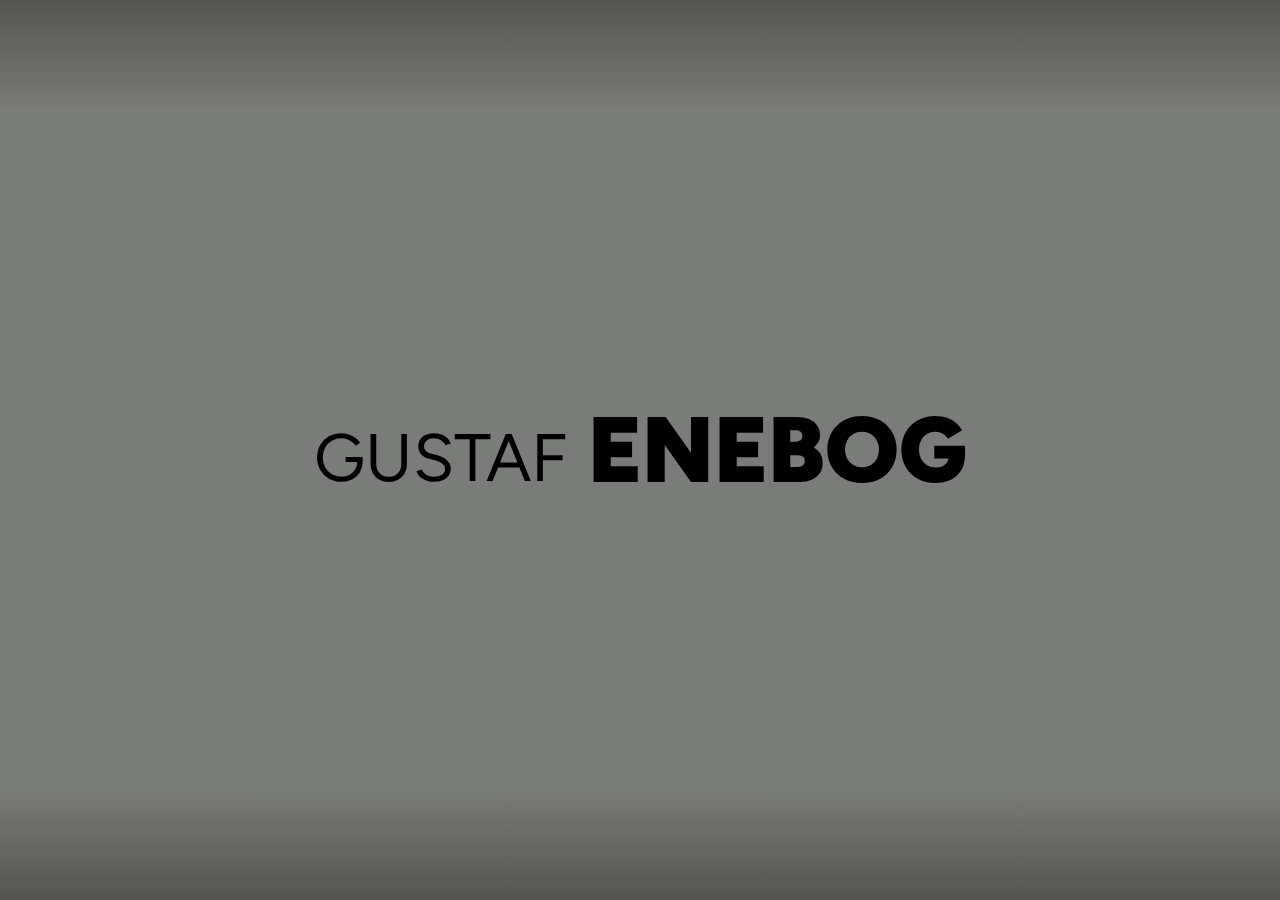
<file: index.html>
<!DOCTYPE html>
<html lang="en">

<head>
    <meta charset="UTF-8">
    <meta name="viewport" content="width=device-width, initial-scale=1.0">
    <title>Gustaf Enebog</title>
    <link href="https://fonts.googleapis.com/css2?family=Figtree:wght@400;600;900&family=Montserrat:wght@400;600;900&display=swap" rel="stylesheet"> 
    <link rel="stylesheet" href="assets/css/styles.css">
</head>

<body>

    <!-- Top links (GitHub & LinkedIn) -->
    <div class="top-links">
        <a href="https://github.com/GustafEnebog?tab=repositories" target="_blank">GitHub</a>
        <a href="http://www.linkedin.com/in/gustaf-enebog/" target="_blank">LinkedIn</a>
    </div>

    <!-- Main title (GUSTAF ENEBOG) -->
    <div class="main-title-container">
        <div class="main-title">GUSTAF</div>
        <div class="sub-title">ENEBOG</div>
    </div>

    <!-- Bottom links (subpages) with custom classes for slide direction -->
    <div class="bottom-links">
        <a href="pages/fullstack.html" class="slide-left">Full-stack Software Developer</a>
        <a href="pages/ml.html" class="slide-bottom">Machine Learning Engineer</a>
        <a href="pages/aero.html" class="slide-right">Aeronautical Engineer</a>
    </div>


    <script src="script.js" defer></script>
</body>

</html>
</file>
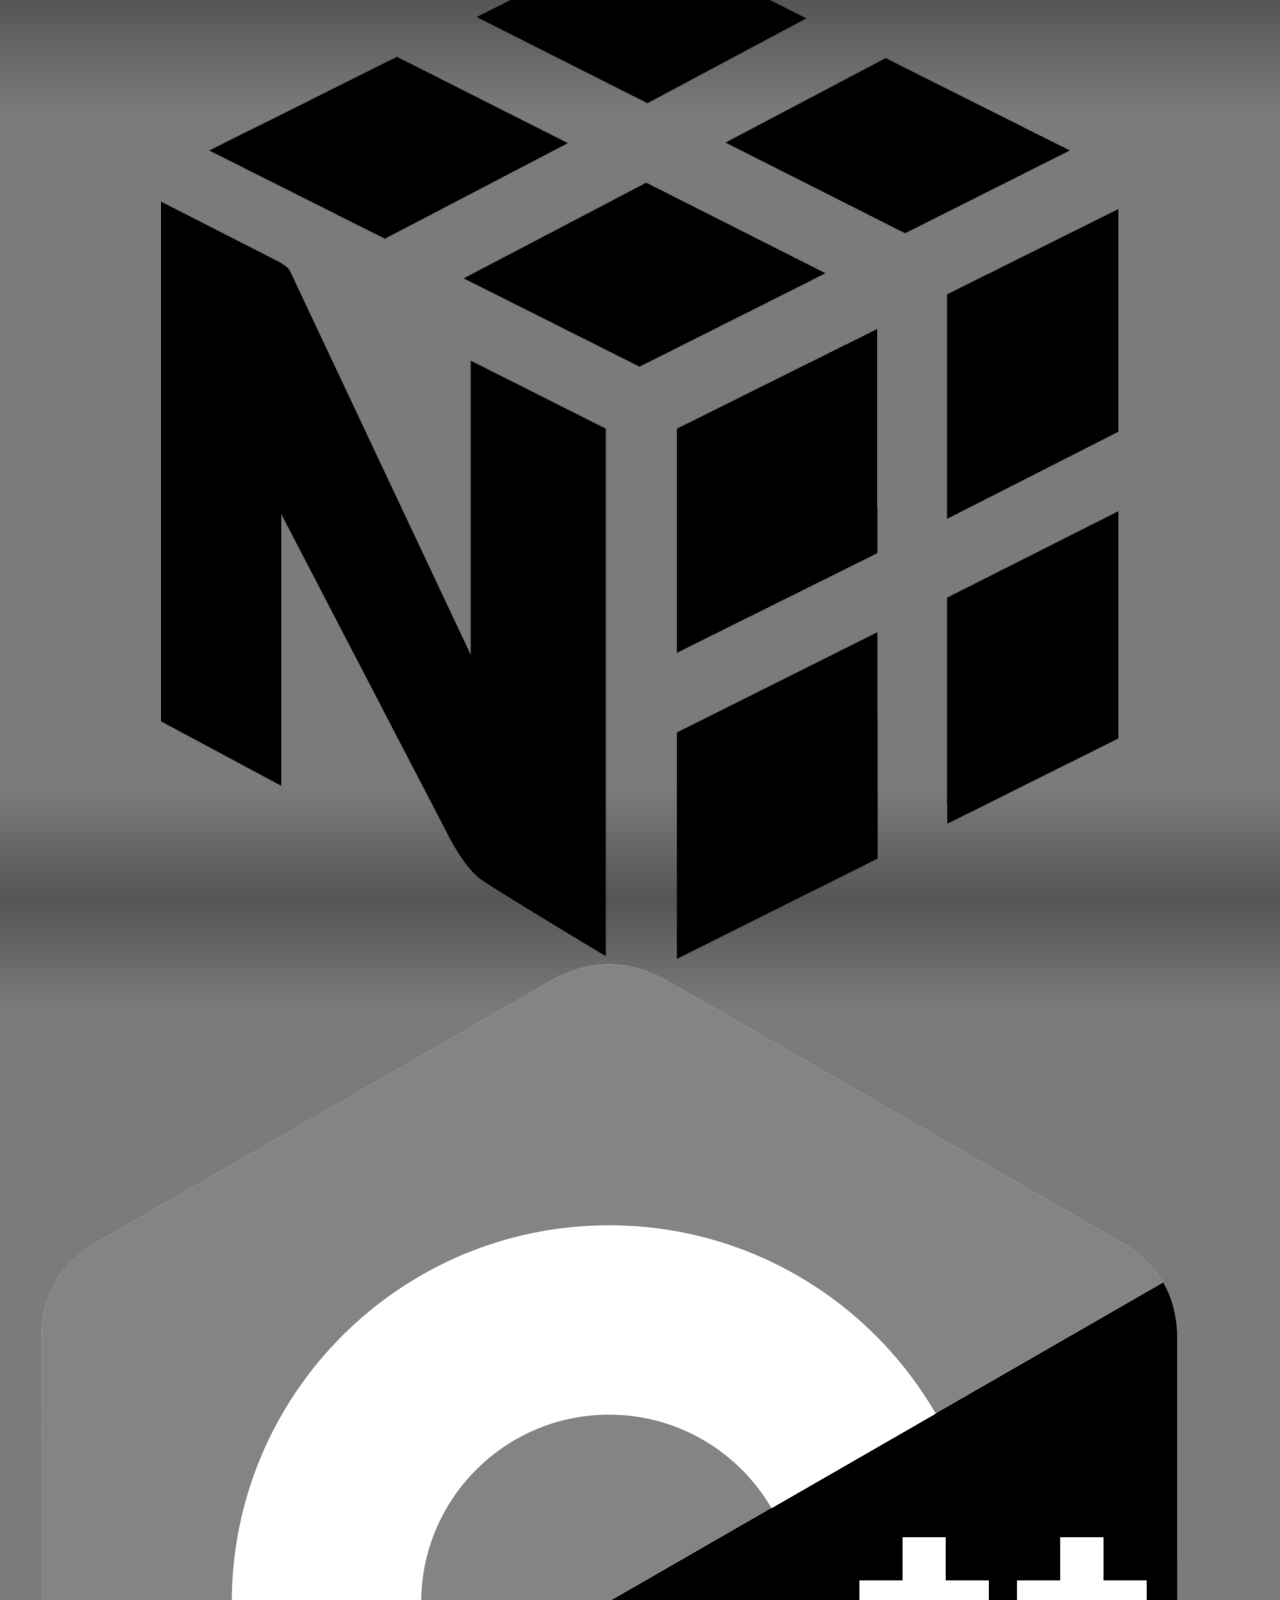
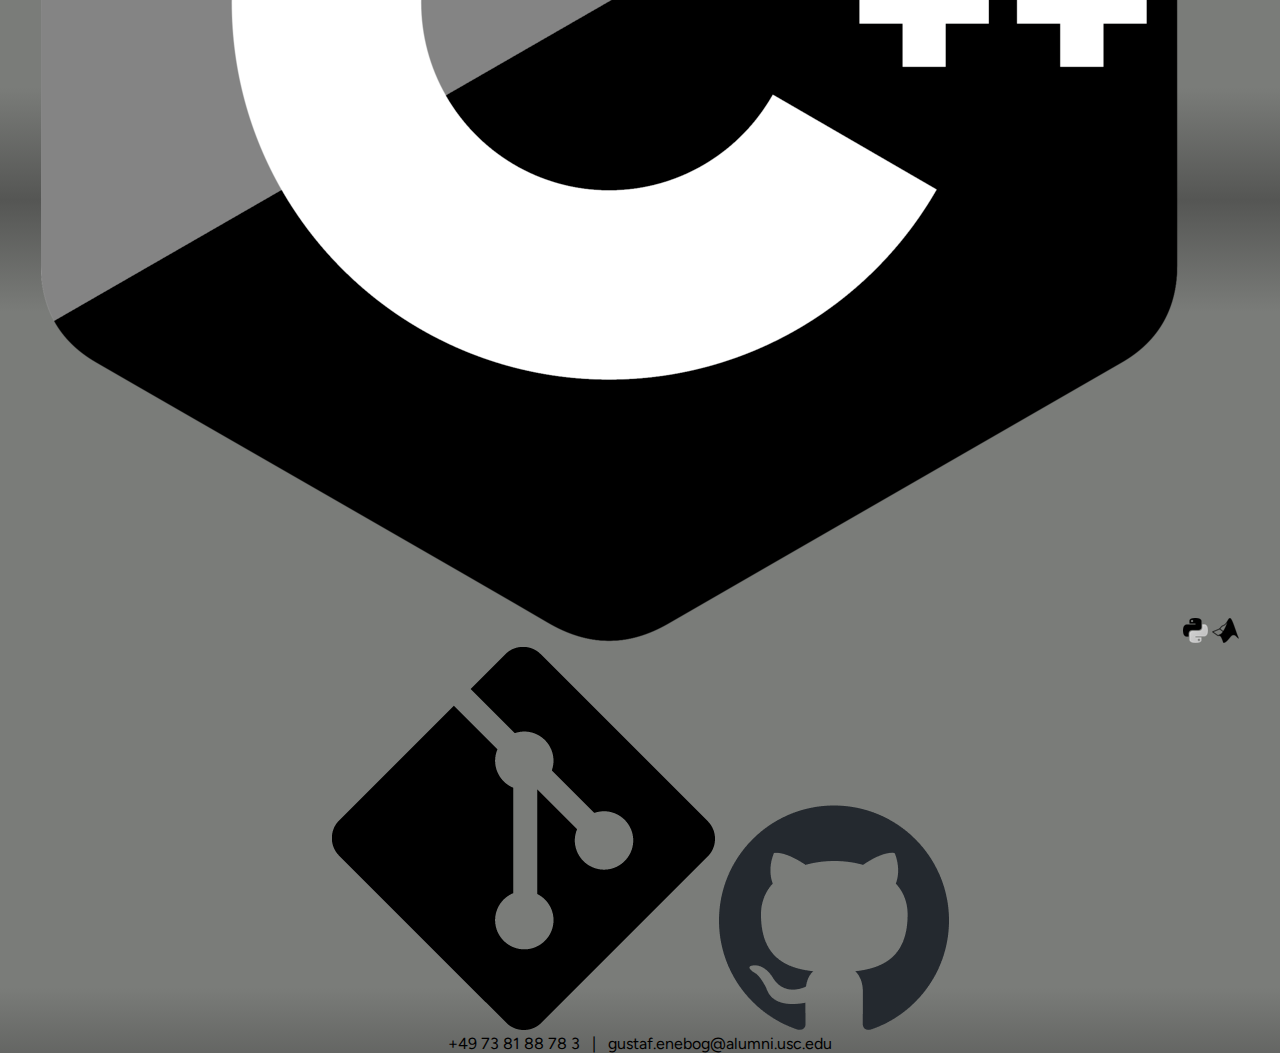
<file: pages/aero-OLD.html>
<!DOCTYPE html>
<html lang="en">

<head>
    <meta charset="UTF-8">
    <meta name="viewport" content="width=device-width, initial-scale=1.0">
    <title>Aerospace Engineer</title>
    <link
        href="https://fonts.googleapis.com/css2?family=Figtree:wght@300;400;600;900&family=Montserrat:wght@300;400;600;900&display=swap"
        rel="stylesheet">
    <link rel="stylesheet" href="../assets/css/styles.css">
    <link href="https://cdnjs.cloudflare.com/ajax/libs/font-awesome/6.0.0-beta3/css/all.min.css" rel="stylesheet">
    <!-- Favicon for contact.html (cyan) -->
    <link rel="icon" type="image/png" sizes="32x32" href="../favicons/favicon-blue-32x32.png">
    <link rel="icon" type="image/png" sizes="16x16" href="../favicons/favicon-blue-16x16.png">
    <link rel="apple-touch-icon" sizes="180x180" href="../favicons/favicon-blue-180x180.png">
    <link rel="icon" type="image/png" sizes="192x192" href="../favicons/favicon-blue-192x192.png">
    <link rel="icon" type="image/png" sizes="512x512" href="../favicons/favicon-blue-512x512.png">
</head>

<body class="sub-page aero-page">

    <!-- Back Arrow -->
    <div class="back-arrow">
        <a href="../index.html"><i class="fas fa-arrow-left"></i></a>
    </div>


    <!-- Top links (GitHub & LinkedIn) -->
    <div class="top-links">
        <a href="https://github.com/GustafEnebog?tab=repositories" target="_blank">GitHub</a>
        <a href="http://www.linkedin.com/in/gustaf-enebog/" target="_blank">LinkedIn</a>
    </div>

    <!-- Descriptive Text (with smaller text) -->


    <div class="sub-page-wrapper">
        <picture>
            <source srcset="../assets/images/aerospace-engineer-stack.svg" media="(max-width: 420px)">
            <img class="sub-page-title" src="../assets/images/aerospace-engineer.svg" alt="Responsive image">
        </picture>

        <!-- <object data="assets/images/machine-learning-engineer.svg" type="image/svg+xml"></object>  -->

        <div class="sub-page-description">
            I’m an experienced Aerospace Engineer with a solid track record in both industry
            and academia. My passion lies in Aircraft Conceptual Design and Aerodynamics,
            with a dedicated focus on fixed-wing drones. What sets me apart is a rare
            combination of theoretical knowledge and sharp design intuition combine with
            hands-on experience—taking projects from sketchpad all the way to complete
            composite prototype.

        </div>
        <div class="logo-container">
            <img src="../assets/images/logo-solidworks.png" alt="Logo 10">
            <img src="../assets/images/logo-pandas.png" alt="Logo 2">
            <img src="../assets/images/logo-numpy.png" alt="Logo 3">
            <img src="../assets/images/logo-c.png" alt="Logo 9">
            <img src="../assets/images/logo-python.png" alt="Logo 10">
            <img src="../assets/images/logo-matlab.png" alt="Logo 10">
            <img src="../assets/images/logo-git.png" alt="Logo 11">
            <img src="../assets/images/logo-github.png" alt="Logo 12">
        </div>
    </div>
    </div>

    <!-- Contact Info with smaller text -->
    <div class="contact-info">
        <p class="smaller-text">+49 73 81 88 78 3 &nbsp;&nbsp;|&nbsp;&nbsp; gustaf.enebog@alumni.usc.edu</p>
    </div>

    <script src="../script.js" defer></script>
</body>

</html>
</file>
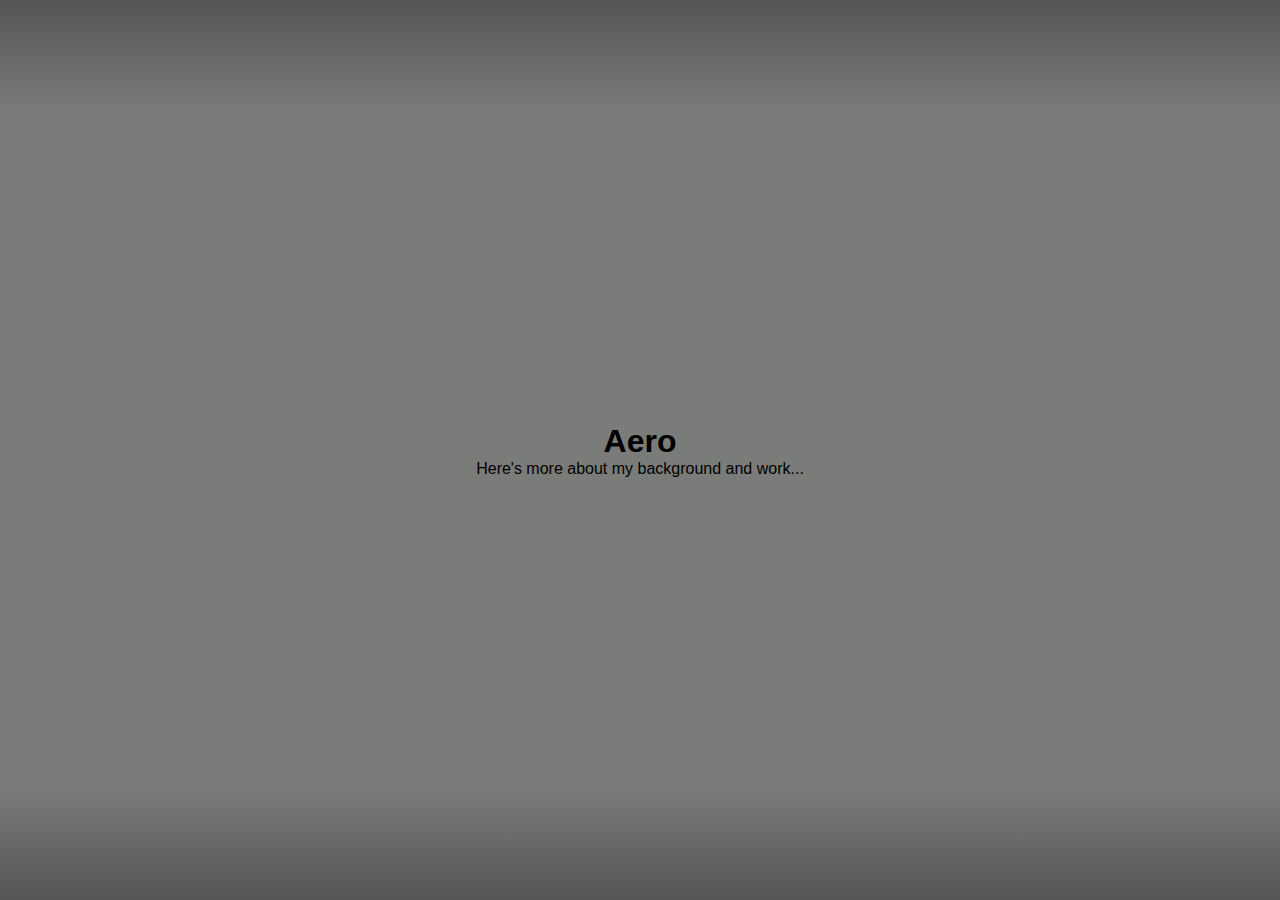
<file: pages/aero.html>
<!DOCTYPE html>
<html lang="en">
<head>
  <meta charset="UTF-8">
  <title>Aero</title>
  <link rel="stylesheet" href="../assets/css/styles.css">
</head>
<body>
  <h1>Aero</h1>
  <p>Here's more about my background and work...</p>
</body>
</html>
</file>
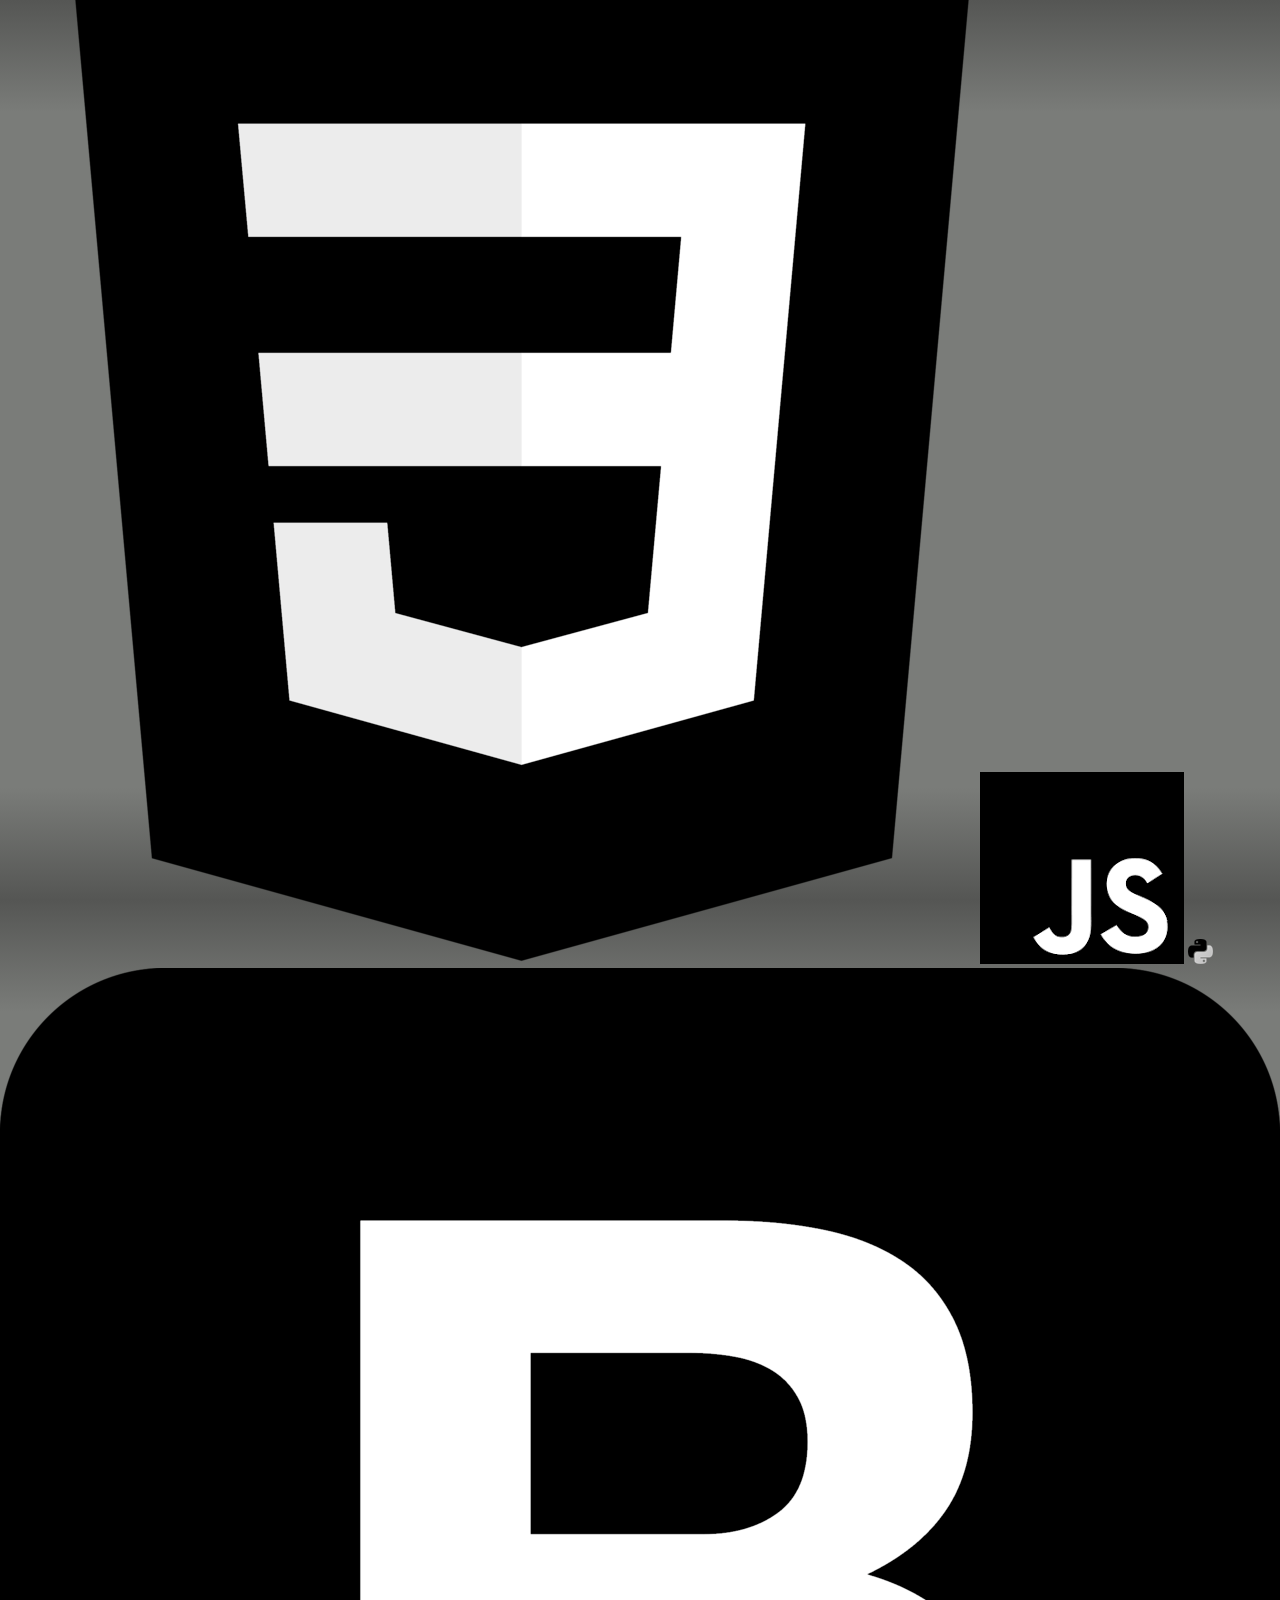
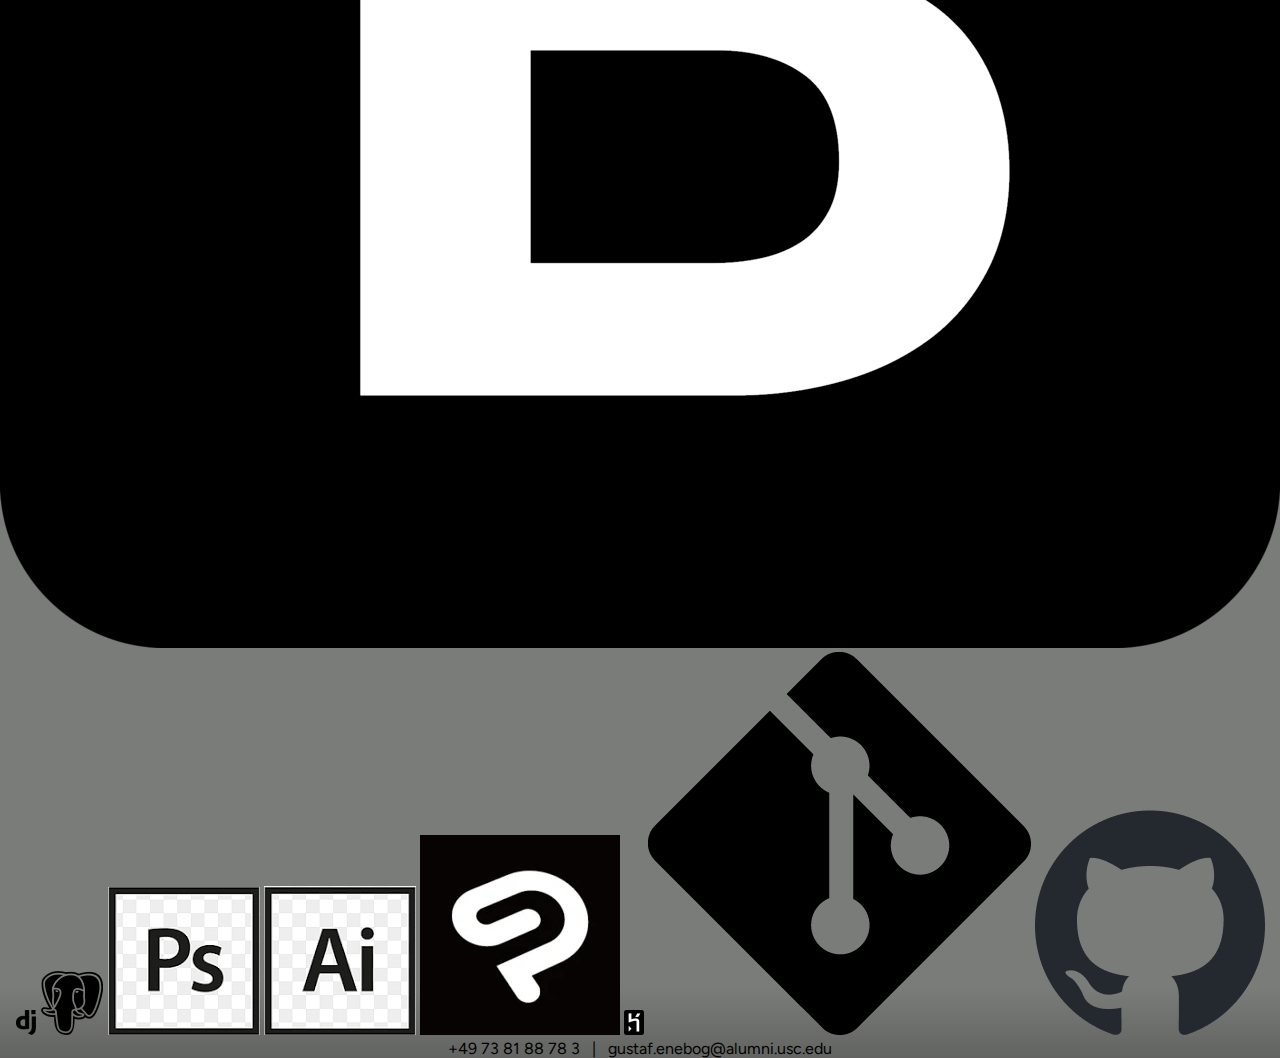
<file: pages/fullstack-OLD.html>
<!DOCTYPE html>
<html lang="en">

<head>
    <meta charset="UTF-8">
    <meta name="viewport" content="width=device-width, initial-scale=1.0">
    <title>Full Stack Software Developer</title>
    <link
        href="https://fonts.googleapis.com/css2?family=Figtree:wght@300;400;600;900&family=Montserrat:wght@300;400;600;900&display=swap"
        rel="stylesheet">
    <link rel="stylesheet" href="../assets/css/styles.css">
    <link href="https://cdnjs.cloudflare.com/ajax/libs/font-awesome/6.0.0-beta3/css/all.min.css" rel="stylesheet">
    <!-- Favicon for engineer.html (pink) -->
    <link rel="icon" type="image/png" sizes="32x32" href="../favicons/favicon-pink-32x32.png">
    <link rel="icon" type="image/png" sizes="16x16" href="../favicons/favicon-pink-16x16.png">
    <link rel="apple-touch-icon" sizes="180x180" href="../favicons/favicon-pink-180x180.png">
    <link rel="icon" type="image/png" sizes="192x192" href="../favicons/favicon-pink-192x192.png">
    <link rel="icon" type="image/png" sizes="512x512" href="../favicons/favicon-pink-512x512.png">
</head>

<body class="sub-page fullstack-page">

    <!-- Back Arrow -->
    <div class="back-arrow">
        <a href="../index.html"><i class="fas fa-arrow-left"></i></a>
    </div>


    <!-- Top links (GitHub & LinkedIn) -->
    <div class="top-links">
        <a href="https://github.com/GustafEnebog?tab=repositories" target="_blank">GitHub</a>
        <a href="http://www.linkedin.com/in/gustaf-enebog/" target="_blank">LinkedIn</a>
    </div>

    <!-- Descriptive Text (with smaller text) -->


    <div class="sub-page-wrapper">
        <picture>
            <source srcset="../assets/images/full-stack-software-developer-stack.svg" media="(max-width: 420px)">
            <img class="" src="../assets/images/full-stack-software-developer.svg" alt="Responsive image">
        </picture>

        <!-- <object data="assets/images/machine-learning-engineer.svg" type="image/svg+xml"></object>  -->
        <div class="sub-page-description">
            If you want to be really good at something  you cannot be good on everything!
            That is why I prefer vanilla code free of unnecessary dependencies and 
            complications so if this is what you want I am your guy! If not I also 
            have friends like Bootstrap! I can do the whole chain from
            ideation and webdesign to final implementation of your web or software.
            Check out my <a href="https://github.com/GustafEnebog?tab=repositories" 
            class="custom-link" target="_blank" rel="noopener noreferrer">repo</a>.
        </div>
        
    </div>
    <div class="logo-container">
        <img src="../assets/images/logo-html5.png" alt="Logo 7">        
        <img src="../assets/images/logo-css.png" alt="Logo 3">
        <img src="../assets/images/logo-js.png" alt="Logo 7">
        <img src="../assets/images/logo-python.png" alt="Logo 6">
        <img src="../assets/images/logo-bootstrap.png" alt="Logo 1">
        <img src="../assets/images/logo-django.png" alt="Logo 4">
        <img src="../assets/images/logo-postgresql.png" alt="Logo 5">
        <img src="../assets/images/logo-photoshop.png" alt="Logo 10">
        <img src="../assets/images/logo.illustrator.png" alt="Logo 10">
        <img src="../assets/images/logo-clip-studio-paint.webp" alt="Logo 2">
        <img src="../assets/images/logo_heroku.png" alt="Logo 9">
        <img src="../assets/images/logo-git.png" alt="Logo 11">
        <img src="../assets/images/logo-github.png" alt="Logo 12">
    </div>
    </div>
    </div>

    <!-- Contact Info with smaller text -->
    <div class="contact-info">
        <p class="smaller-text">+49 73 81 88 78 3 &nbsp;&nbsp;|&nbsp;&nbsp; gustaf.enebog@alumni.usc.edu</p>
    </div>

    <script src="../script.js" defer></script>
</body>

</html>
</file>
<file: assets/css/styles.css>
/* Reset and base styles */
* {
  margin: 0;
  padding: 0;
  box-sizing: border-box;
}

body {
  font-family: 'Figtree', 'Montserrat', sans-serif;
  height: 100vh;
  background: linear-gradient(to bottom, #555654 0%, #7a7c79 12.5%, #7a7c79 87.5%, #555654 100%);
  color: black;
  display: flex;
  flex-direction: column;
  align-items: center;
  justify-content: center;
  text-align: center;
  padding: 20px;
  position: relative;
}

/* TOP LINKS */
.top-links {
  position: absolute;
  top: 15%;
  display: flex;
  gap: 4vw;
  justify-content: center;
  width: 100%;
}

.top-links a {
  text-decoration: none;
  font-size: 1.2rem;
  color: #222;
  transition: color 0.3s ease;
  font-weight: 300;
}

.top-links a:hover {
  font-weight: 600; /* On hover, change to bold */
  color: black; /* Ensure the color remains black */
}

/* MAIN TITLE AREA */
.main-title-wrapper {
  flex-grow: 1;
  display: flex;
  align-items: center;
  justify-content: center;
  width: 100%;
}

/* MAIN TITLE AREA */
.main-title-wrapper {
  flex-grow: 1;
  display: flex;
  align-items: center;
  justify-content: center;
  width: 100%;
}

.main-title-container {
  display: flex;
  align-items: flex-end; /* Align items by their bottom edge */
  justify-content: center;
  gap: 1.3em;
  white-space: nowrap;
  width: clamp(90%, 33vw, 100%);
  text-align: center;
}

.main-title {
  font-size: clamp(2.5rem, 4vw + 1rem, 4.5rem);
  font-weight: 400;
  line-height: 1;
  vertical-align: baseline;
  position: relative;
  top: -0.07em; /* ✅ adjust this value until it aligns visually */
}

.sub-title {
  font-size: clamp(3.5rem, 6vw + 1rem, 6.75rem);
  font-weight: 900;
  line-height: 1;
}

/* BOTTOM LINKS */
.bottom-links {
  position: absolute;
  bottom: 15%;
  display: flex;
  flex-wrap: nowrap;
  justify-content: center;
  column-gap: 7vw;
  row-gap: 1em;
  width: 100%;
  max-width: 90vw;
  text-align: center;
  transition: top 0.3s ease;
}

.bottom-links a {
  font-size: 1.2rem;
  text-decoration: none;
  color: #000;
  opacity: 0;  /* set to 0 and they disappear. this needs to be controlled with js */
  transition: opacity 2s ease, color 0.3s ease;
  white-space: nowrap;
  font-weight: 300;
}

/* --- Shared fade-in setup --- */
.top-links a,
.bottom-links a {
  opacity: 0;
  transition: opacity 1s ease;
}

/* --- When .show class is added --- */
.top-links a.show,
.bottom-links a.show {
  opacity: 1;
}

/* Hover effect for larger glow (kept, no pulse) */
.bottom-links a:hover:nth-child(1) {
  text-shadow: 0 0 16px #c849a7, 0 0 32px #c849a7, 0 0 48px #c849a7, 0 0 64px #c849a7, 0 0 80px #c849a7;
}

.bottom-links a:hover:nth-child(2) {
  text-shadow: 0 0 16px #ffa300, 0 0 32px #ffa300, 0 0 48px #ffa300, 0 0 64px #ffa300, 0 0 80px #ffa300;
}

.bottom-links a:hover:nth-child(3) {
  text-shadow: 0 0 16px #00f3fe, 0 0 32px #00f3fe, 0 0 48px #00f3fe, 0 0 64px #00f3fe, 0 0 80px #00f3fe;
}




/* General styles */
.page-overlay {
  position: fixed;
  top: 0; left: 0;
  width: 100vw;
  height: 100vh;
  background: white;
  z-index: 999;
  transition: transform 0.8s ease;
  pointer-events: none; /* Only active when sliding in */
}

.page-overlay iframe {
  width: 100%;
  height: 100%;
  border: none;
}

/* Start offscreen in different directions */
.from-left   { transform: translateX(-100%); }
.from-right  { transform: translateX(100%); }
.from-bottom { transform: translateY(100%); }

/* Active state */
.page-overlay.active {
  transform: translateX(0) translateY(0);
  pointer-events: all;
}

/* MEDIA QUERIES */

/* ✅ Medium screens: 880px to 854px — Allow wrap to create a two-row layout */
@media (max-width: 880px) and (min-width: 855px) {
  .bottom-links {
    flex-wrap: wrap;
    flex-direction: row;
    justify-content: center;
    column-gap: 5vw;
    row-gap: 0.8em;
  }
}

/* ✅ Small screens: 769px to 854px — Keep the bottom-links in two rows, never back to one row */
@media (max-width: 854px) and (min-width: 769px) {
  .bottom-links {
    flex-wrap: wrap;
    flex-direction: row;
    justify-content: center;
    column-gap: 5vw;
    row-gap: 0.8em;
    bottom: 10%;
  }

  .main-title-container {
    margin-top: -2vh; /* raise it upward */
  }

}

/* ✅ Screens: 576px to 768px — Keep the bottom-links in two rows, never revert to a single row */
@media (max-width: 768px) and (min-width: 576px) {
  .bottom-links {
    /* margin-top: 10vh !important;   Push the links down by 10% of the viewport height */
    flex-wrap: wrap;  /* Ensure they stay in two rows */
    flex-direction: row;
    justify-content: center;
    column-gap: 5vw;
    row-gap: 0.8em;
    bottom: 10%;
  }

  .main-title-container {
    margin-top: -2vh; /* raise it upward */
  }

}

/* ✅ Small screens: 576px and below — stack bottom-links vertically */
@media (max-width: 576px) {
  .top-links {
    top: 15%;
  }

  .main-title-wrapper {
    margin-top: -20vh;
  }

  .main-title-container {
    margin-top: -20vh;
  }

  .bottom-links {
    top: 60%;
    flex-wrap: nowrap;
    flex-direction: column;
    align-items: center;
    gap: 0.7em; /* Reduced vertical spacing */
  }  

  .top-links {
    top: 15%;
  }

  .bottom-links {
    top: 60%;
  }
  
}

/* ✅ Extra small screens: 420px and below — vertical title stack */
@media (max-width: 420px) {
  .main-title-container {
    flex-direction: column;
    gap: 0;
    align-items: center;
  }

  .top-links {
    top: 15%;
  }

  .bottom-links {
    top: 60%;
  }
}
</file>
